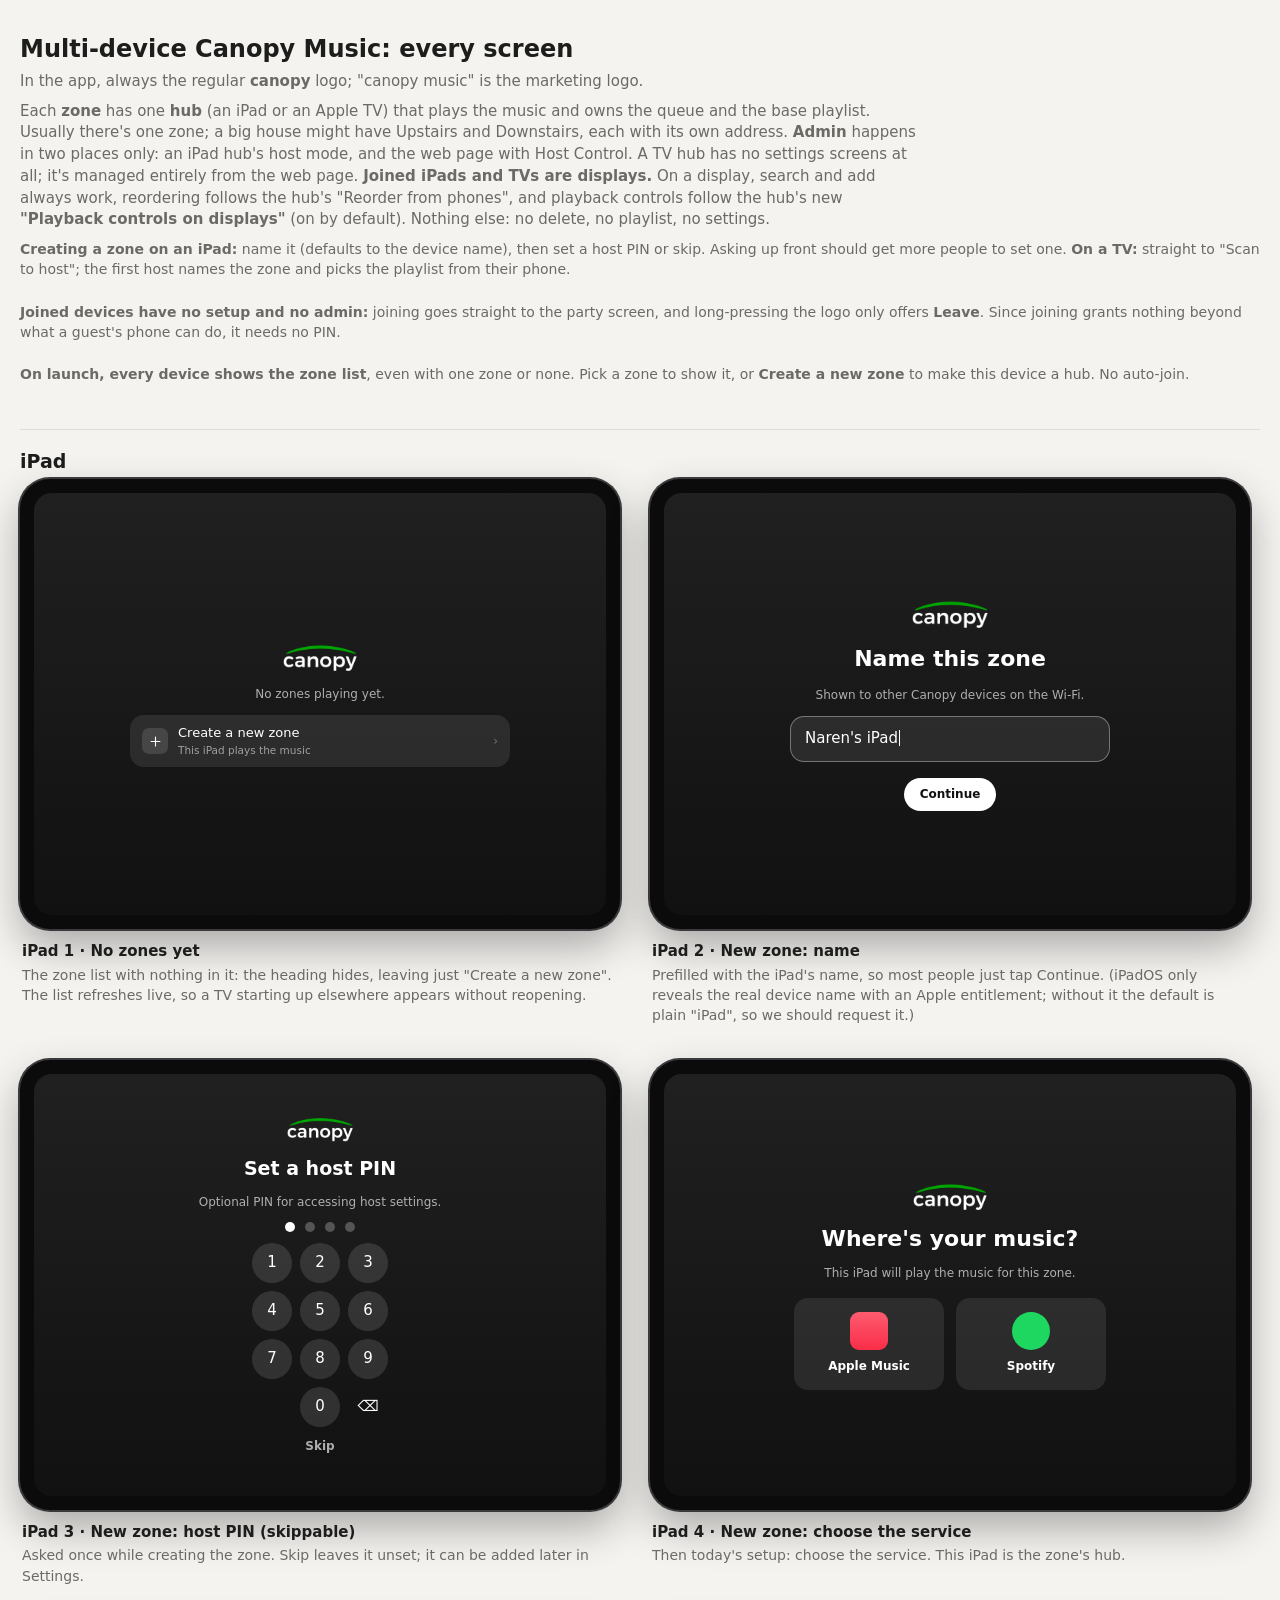
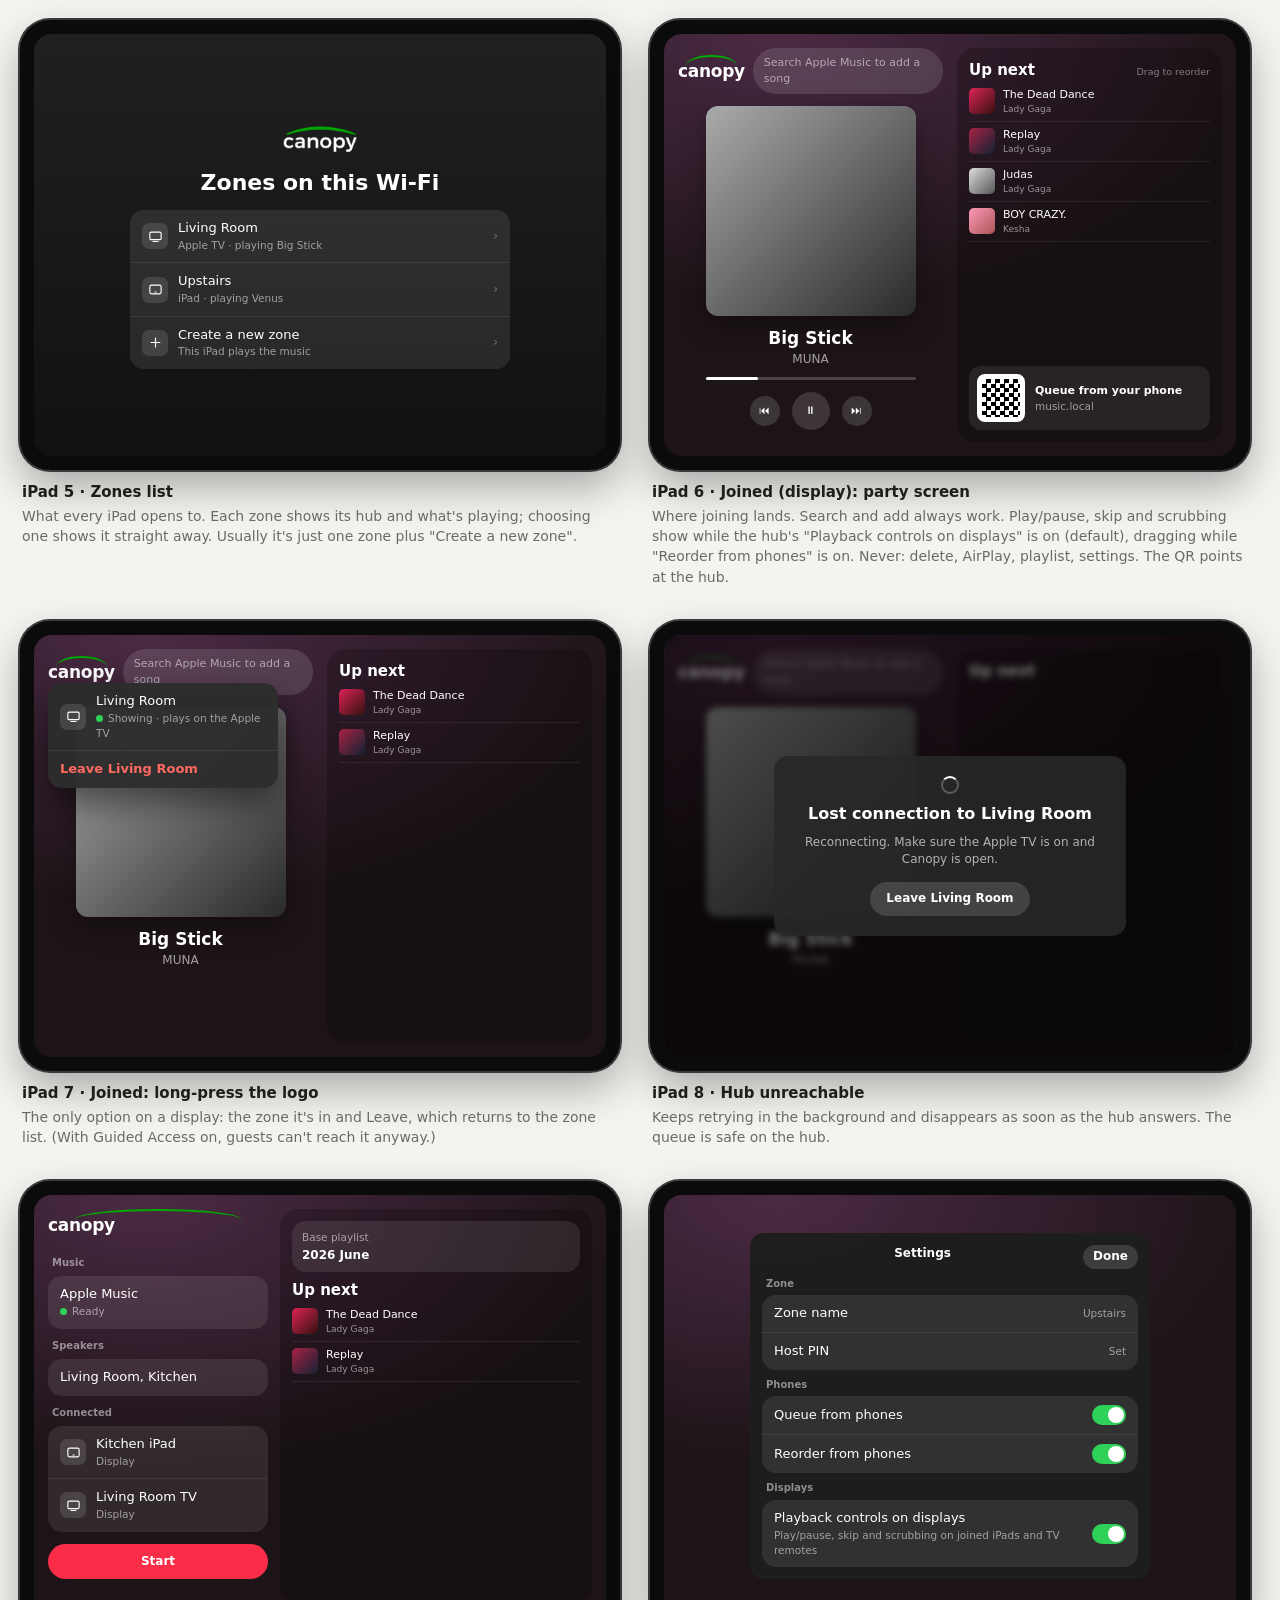
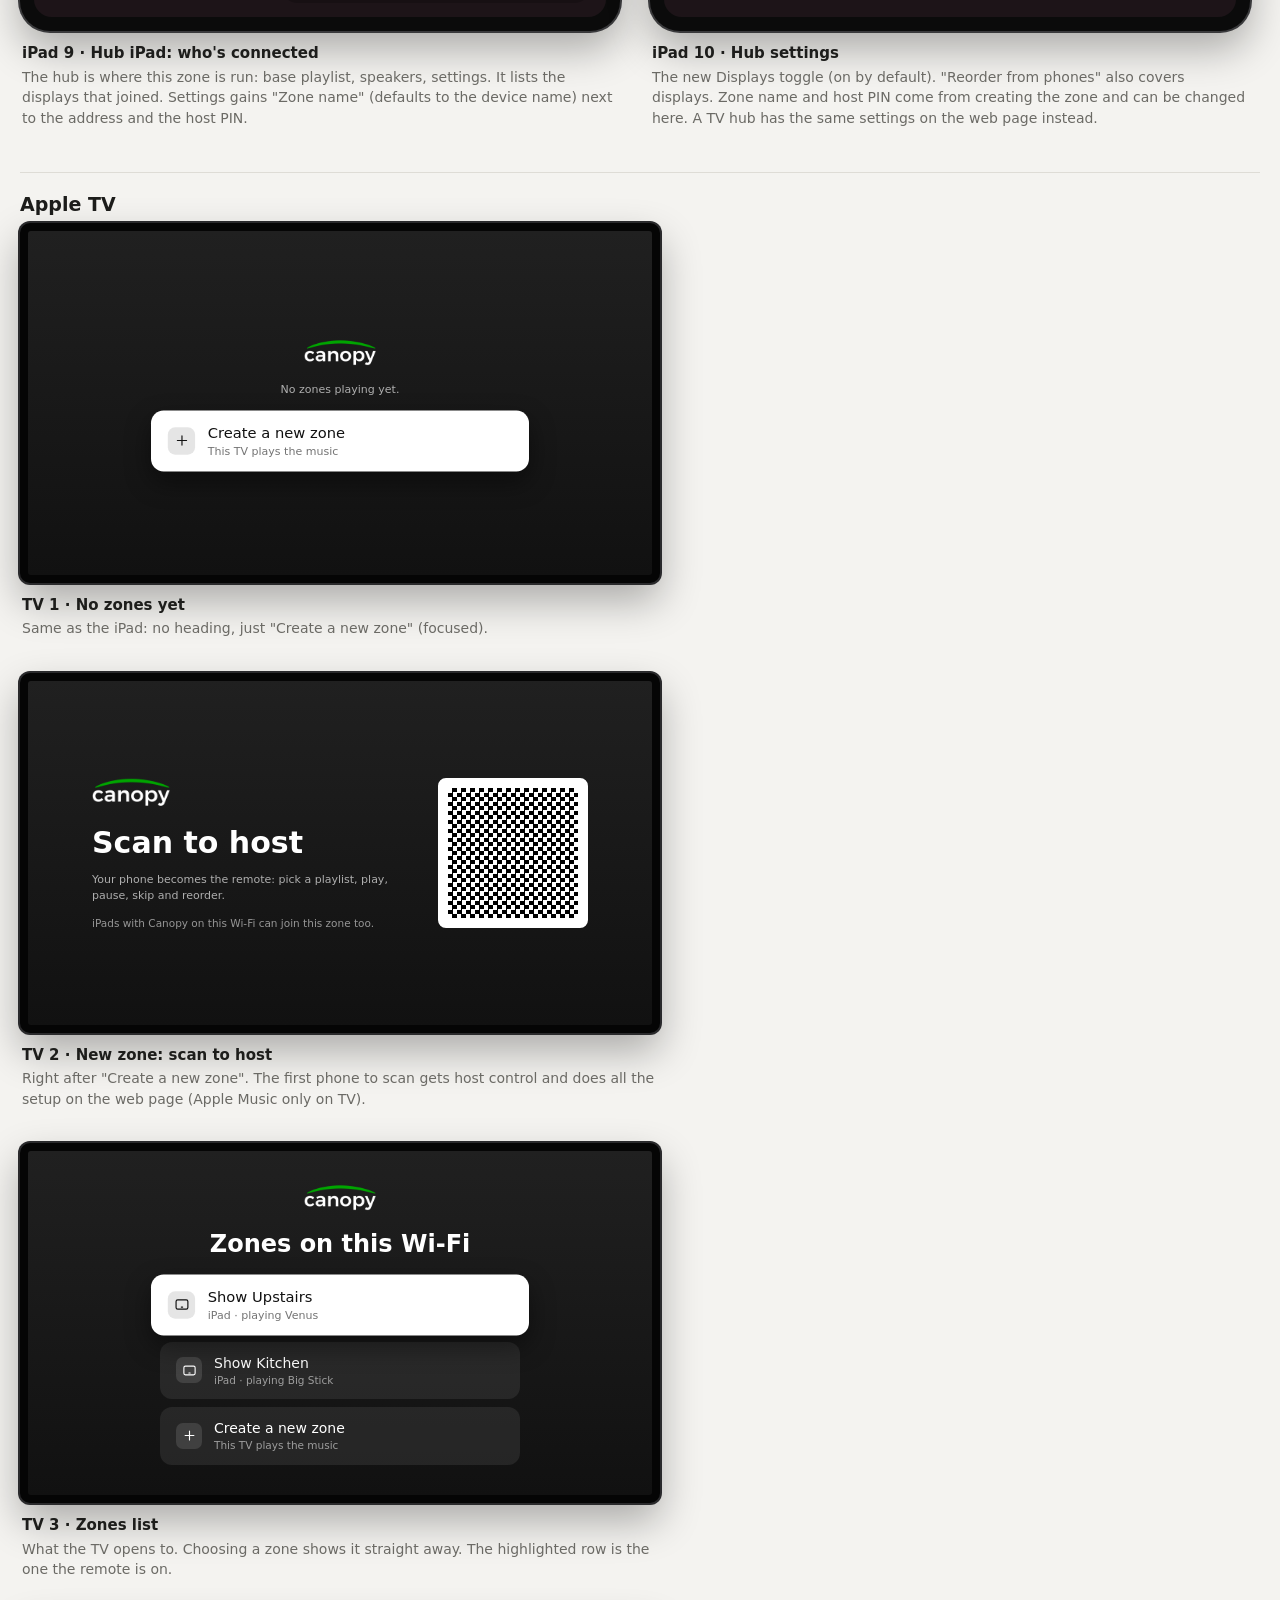
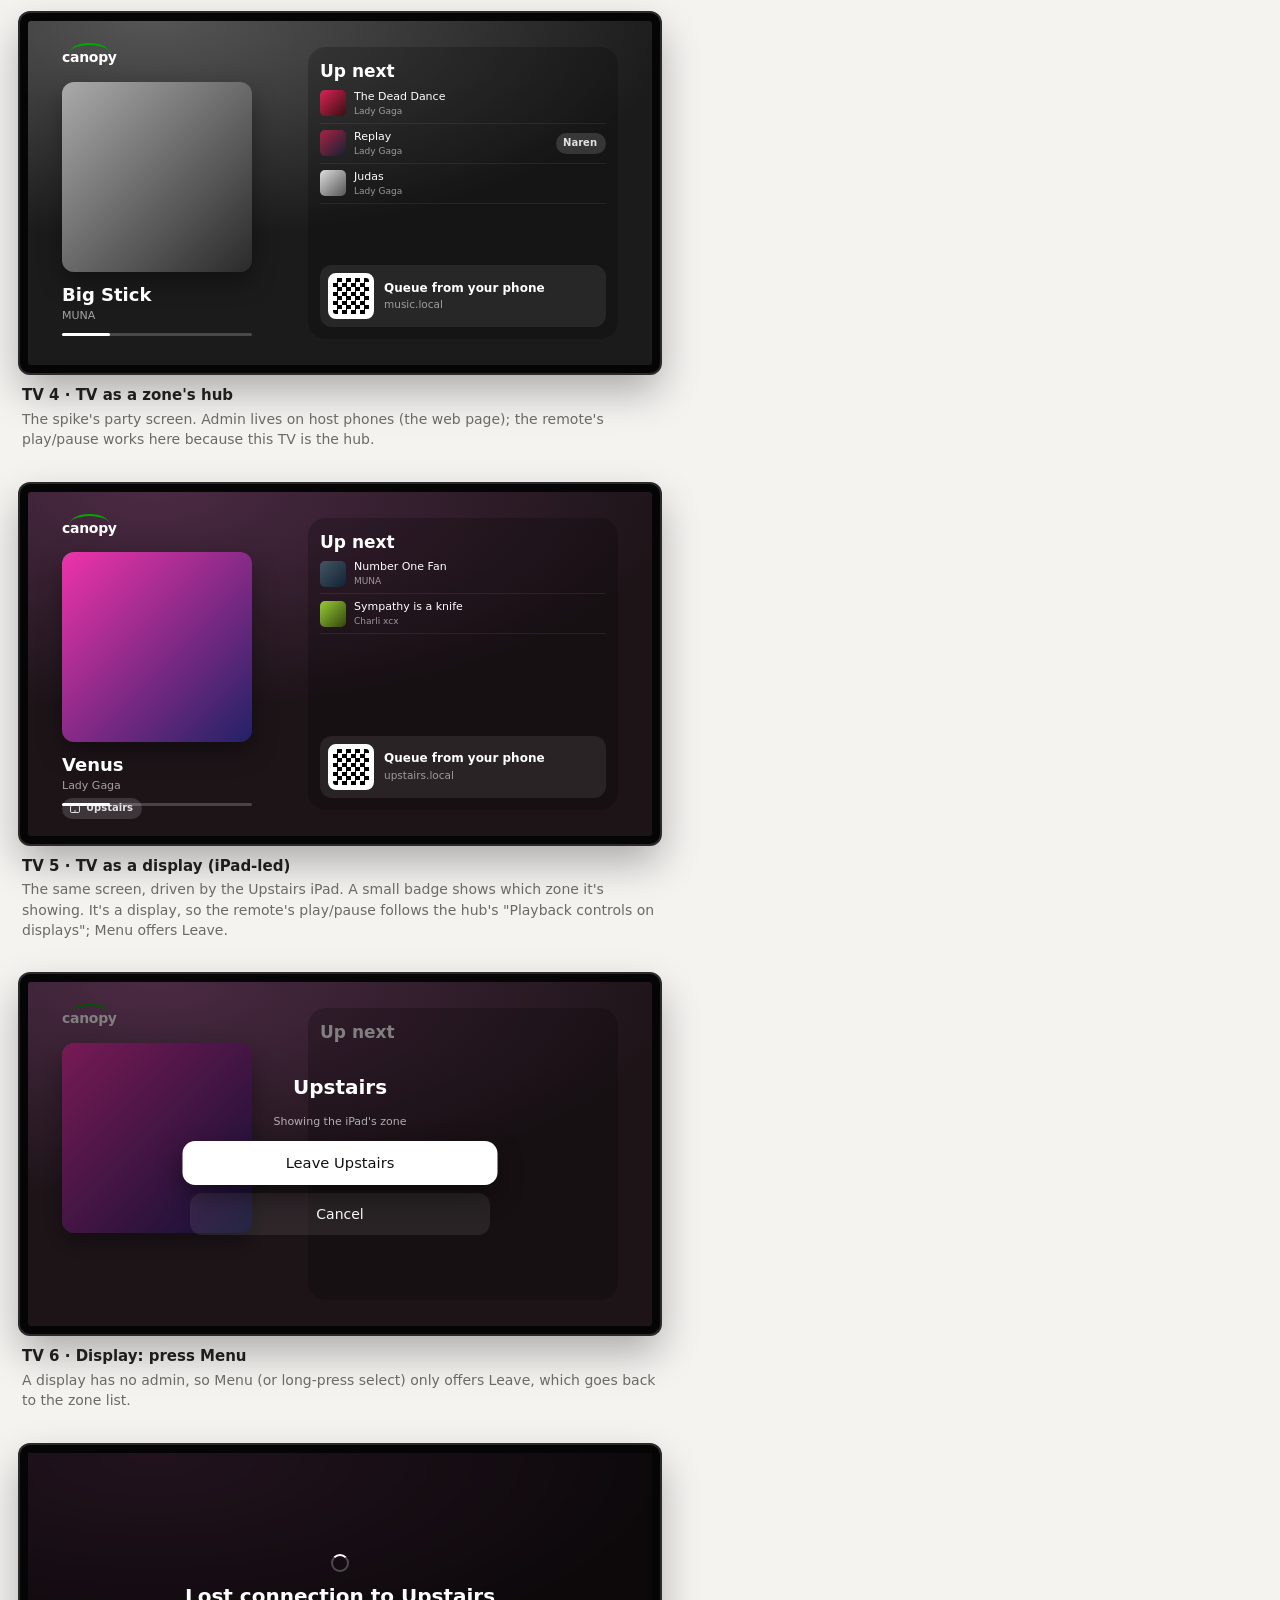
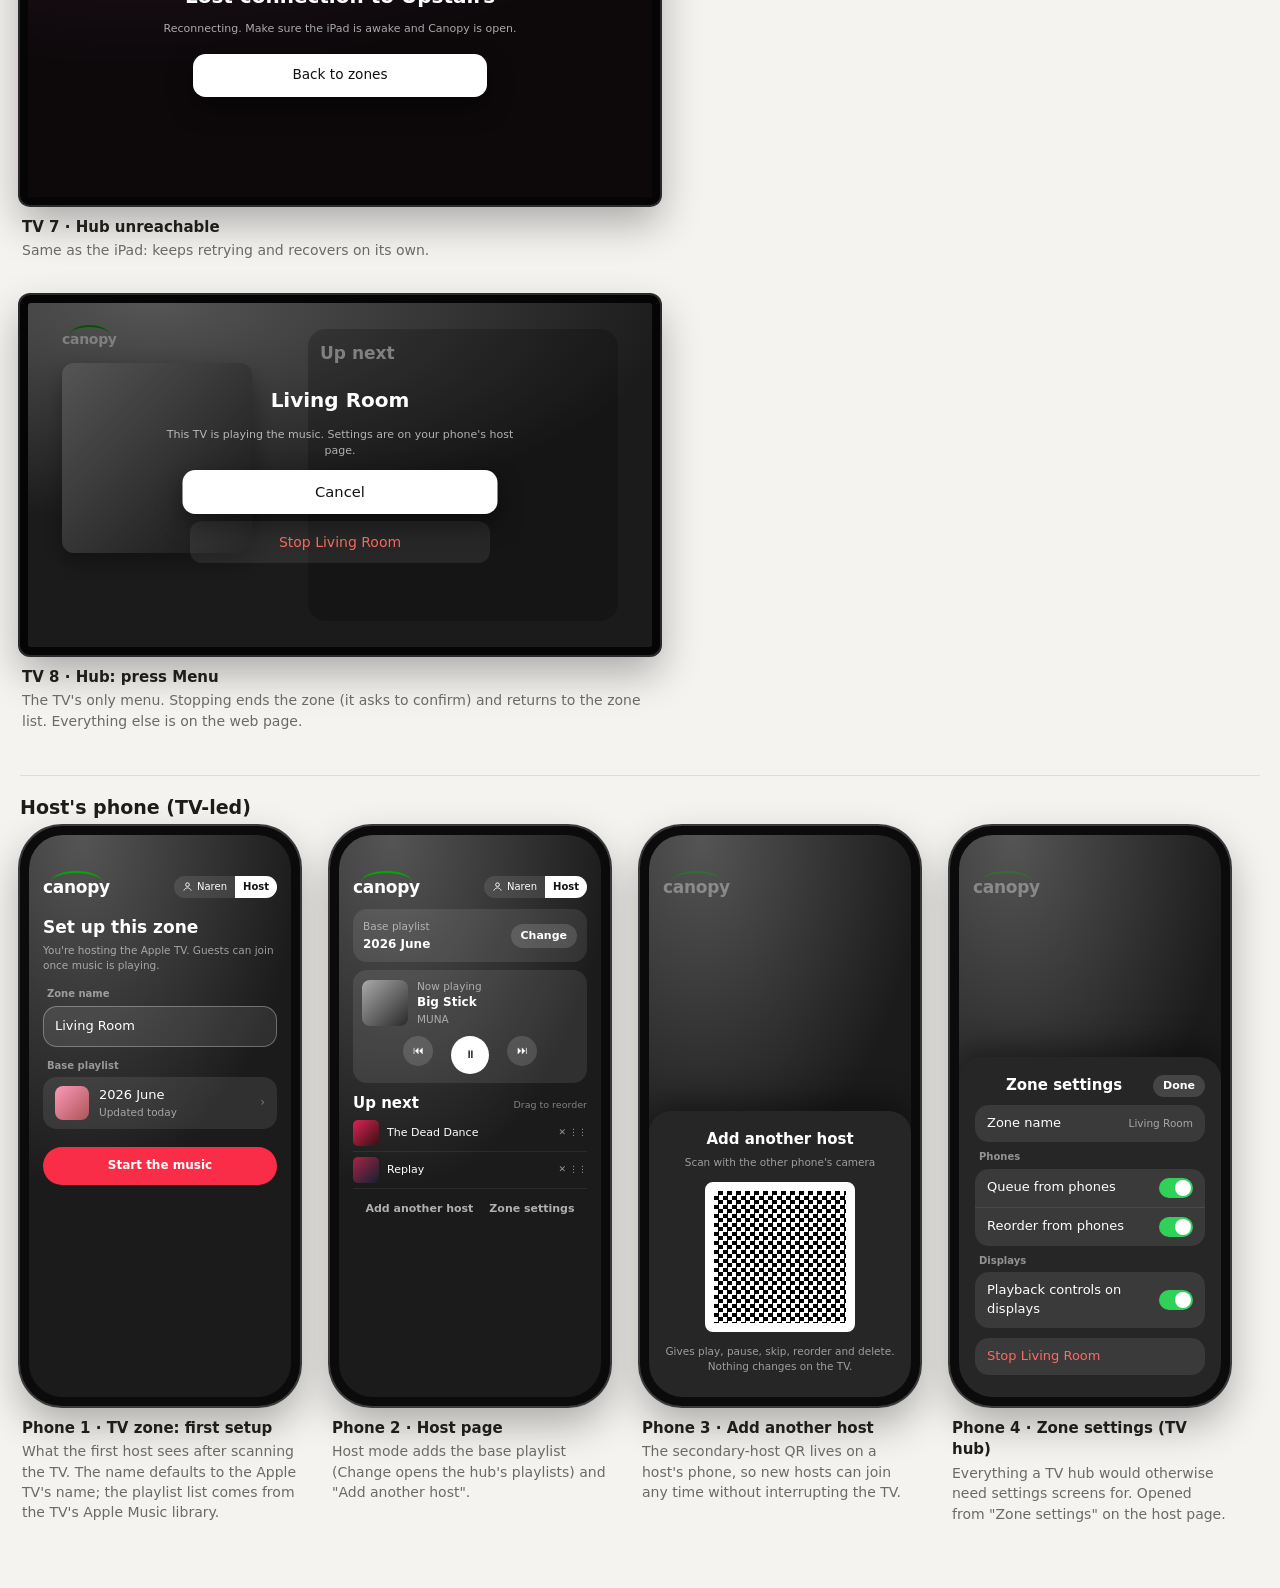
<file: docs/multi-device-mockups.html>
<!doctype html>
<html lang="en">
<head>
<meta charset="utf-8">
<meta name="viewport" content="width=device-width, initial-scale=1">
<title>Multi-Device Screens</title>
<style>
  :root { --page: #f4f3f0; --ink: #1d1d1b; --muted: #6b6a65; --rule: #dedcd6; }
  @media (prefers-color-scheme: dark) { :root { --page: #101010; --ink: #f2f2f2; --muted: #9a9a96; --rule: #2a2a2a; } }
  * { box-sizing: border-box; }
  body { margin: 0; padding: 32px 20px 64px; background: var(--page); color: var(--ink);
         font: 15px/1.45 -apple-system, BlinkMacSystemFont, "SF Pro Text", system-ui, sans-serif; }
  h1 { font-size: 24px; margin: 0 0 6px; }
  h2 { font-size: 19px; margin: 44px 0 4px; padding-top: 18px; border-top: 1px solid var(--rule); }
  .sub { color: var(--muted); max-width: 900px; margin: 0 0 8px; }
  .flow { color: var(--muted); font-size: 14px; margin: 0 0 22px; }
  .grid { display: flex; flex-wrap: wrap; gap: 34px 30px; }
  .cap { width: 600px; max-width: 100%; }
  .cap.tv { width: 640px; } .cap.ph { width: 280px; }
  .label { font-weight: 650; margin: 12px 2px 0; }
  .note { color: var(--muted); margin: 2px 2px 0; font-size: 14px; }

  /* Devices */
  .ipad { width: 600px; height: 450px; border-radius: 30px; padding: 14px; background: #0b0b0b; box-shadow: 0 0 0 2px #3a3a3c, 0 18px 40px rgba(0,0,0,.3); }
  .tvset { width: 640px; height: 360px; border-radius: 10px; padding: 8px; background: #050505; box-shadow: 0 0 0 2px #2a2a2c, 0 18px 40px rgba(0,0,0,.3); }
  .phone { width: 280px; height: 580px; border-radius: 42px; padding: 9px; background: #0b0b0b; box-shadow: 0 0 0 2px #3a3a3c, 0 18px 40px rgba(0,0,0,.3); }
  .scr { position: relative; width: 100%; height: 100%; overflow: hidden; color: #fff; border-radius: 18px;
         background: radial-gradient(120% 90% at 20% 0%, #4b2a44 0, #1d1418 70%); font-size: 12px; }
  .tvset .scr { border-radius: 3px; font-size: 11px; }
  .phone .scr { border-radius: 34px; }
  .gray { background: radial-gradient(120% 90% at 20% 0%, #555 0, #1b1b1b 70%); }
  .blue { background: radial-gradient(120% 90% at 20% 0%, #33407a 0, #12142a 70%); }
  .plain { background: linear-gradient(#202020, #111); }

  /* Common bits */
  .wordmark { display: block; width: auto; }
  .logo { font-weight: 750; letter-spacing: -.3px; position: relative; display: inline-block; font-size: 17px; }
  .logo::before { content: ""; position: absolute; left: 12%; right: 12%; top: -4px; height: 9px; border-radius: 50% / 100% 100% 0 0; border-top: 2.5px solid #0a0; }
  .center { position: absolute; inset: 0; display: flex; flex-direction: column; align-items: center; justify-content: center; text-align: center; gap: 10px; padding: 30px; }
  .h { font-size: 22px; font-weight: 750; } .tvset .h { font-size: 24px; }
  .s { color: rgba(255,255,255,.65); max-width: 380px; }
  .card { background: rgba(255,255,255,.09); border-radius: 14px; }
  .btn { display: inline-flex; align-items: center; justify-content: center; gap: 6px; padding: 8px 16px; border-radius: 999px; font-weight: 650; background: rgba(255,255,255,.14); }
  .btn.pri { background: #fa2d48; } .btn.white { background: #fff; color: #111; }
  .link { color: rgba(255,255,255,.65); font-weight: 600; }
  .row { display: flex; align-items: center; gap: 10px; padding: 9px 12px; }
  .row + .row { border-top: 1px solid rgba(255,255,255,.08); }
  .grow { flex: 1; min-width: 0; } .t { font-size: 13px; } .st { font-size: 10.5px; color: rgba(255,255,255,.55); }
  .ic { width: 26px; height: 26px; border-radius: 7px; display: grid; place-items: center; background: rgba(255,255,255,.12); flex: none; }
  .ic svg { width: 15px; height: 15px; fill: none; stroke: #fff; stroke-width: 1.8; stroke-linecap: round; stroke-linejoin: round; }
  .chev { color: rgba(255,255,255,.35); }
  .dot { width: 7px; height: 7px; border-radius: 50%; display: inline-block; margin-right: 5px; } .ok { background: #30d158; } .warn { background: #ff9f0a; }
  .spin { width: 18px; height: 18px; border-radius: 50%; border: 2.5px solid rgba(255,255,255,.25); border-top-color: #fff; animation: spin 1s linear infinite; }
  @keyframes spin { to { transform: rotate(360deg); } } @media (prefers-reduced-motion: reduce) { .spin { animation: none; } }
  .art { border-radius: 8px; flex: none; }
  .qr { background: conic-gradient(#000 25%, #fff 0 50%, #000 0 75%, #fff 0) 0 0 / 9px 9px, #fff; border: 5px solid #fff; border-radius: 8px; flex: none; }
  .lock { opacity: .55; }
  .sect { color: rgba(255,255,255,.5); font-size: 10px; font-weight: 650; margin: 8px 4px 4px; text-transform: none; }

  /* iPad party screen */
  .party { position: absolute; inset: 0; display: grid; grid-template-columns: 1fr 1fr; gap: 14px; padding: 14px; }
  .left { display: flex; flex-direction: column; align-items: center; }
  .topbar { display: flex; align-items: center; gap: 8px; width: 100%; margin-bottom: 12px; }
  .search { flex: 1; background: rgba(255,255,255,.12); border-radius: 999px; padding: 7px 11px; color: rgba(255,255,255,.55); font-size: 11px; }
  .bigart { width: 210px; height: 210px; border-radius: 12px; box-shadow: 0 10px 24px rgba(0,0,0,.35); }
  .ttl { font-size: 17px; font-weight: 750; margin-top: 10px; } .art2 { color: rgba(255,255,255,.6); }
  .bar { width: 210px; height: 3px; background: rgba(255,255,255,.2); border-radius: 2px; margin-top: 9px; } .bar i { display: block; height: 3px; width: 25%; background: #fff; border-radius: 2px; }
  .transport { display: flex; gap: 12px; margin-top: 12px; align-items: center; }
  .tb { width: 30px; height: 30px; border-radius: 50%; background: rgba(255,255,255,.14); display: grid; place-items: center; font-size: 11px; }
  .tb.big { width: 38px; height: 38px; }
  .right { background: rgba(0,0,0,.22); border-radius: 18px; padding: 12px; display: flex; flex-direction: column; }
  .uh { display: flex; justify-content: space-between; align-items: baseline; } .uh b { font-size: 15px; } .uh span { font-size: 9.5px; color: rgba(255,255,255,.45); }
  .q { display: flex; align-items: center; gap: 8px; padding: 5px 0; border-bottom: 1px solid rgba(255,255,255,.07); }
  .q .art { width: 26px; height: 26px; border-radius: 5px; } .q .t { font-size: 11px; } .q .st { font-size: 9px; }
  .joincard { margin-top: auto; display: flex; gap: 10px; align-items: center; background: rgba(255,255,255,.08); border-radius: 12px; padding: 8px; }
  .chip { display: inline-flex; align-items: center; gap: 5px; font-size: 10px; padding: 3px 9px 3px 7px; border-radius: 999px; background: rgba(255,255,255,.14); color: rgba(255,255,255,.85); font-weight: 600; }
  .chip svg { width: 12px; height: 12px; fill: none; stroke: currentColor; stroke-width: 2; stroke-linecap: round; }
  .veil { position: absolute; inset: 0; background: rgba(0,0,0,.55); backdrop-filter: blur(3px); }

  /* host setup screen */
  .setup { position: absolute; inset: 0; display: grid; grid-template-columns: 220px 1fr; gap: 12px; padding: 14px; }
  .col { display: flex; flex-direction: column; gap: 2px; }
  .startbtn { margin-top: 10px; text-align: center; padding: 9px; border-radius: 999px; background: #fa2d48; font-weight: 700; }

  /* keypad */
  .pad { display: grid; grid-template-columns: repeat(3, 40px); gap: 8px; }
  .pad span { width: 40px; height: 40px; border-radius: 50%; background: rgba(255,255,255,.12); display: grid; place-items: center; font-size: 15px; }
  .pins { display: flex; gap: 10px; } .pins i { width: 10px; height: 10px; border-radius: 50%; background: rgba(255,255,255,.25); } .pins i.f { background: #fff; }

  /* tvOS */
  .tvlist { display: flex; flex-direction: column; gap: 8px; width: 360px; text-align: left; }
  .tvitem { display: flex; align-items: center; gap: 12px; padding: 11px 16px; border-radius: 12px; background: rgba(255,255,255,.08); font-size: 14px; }
  .tvitem.focus { background: #fff; color: #111; transform: scale(1.05); box-shadow: 0 10px 24px rgba(0,0,0,.45); }
  .tvitem.focus .st { color: rgba(0,0,0,.55); } .tvitem.focus .ic { background: rgba(0,0,0,.1); } .tvitem.focus .ic svg { stroke: #111; }
  .tgl { width: 34px; height: 20px; border-radius: 999px; background: #30d158; position: relative; flex: none; } .tgl::after { content: ""; position: absolute; right: 2px; top: 2px; width: 16px; height: 16px; border-radius: 50%; background: #fff; }
  .tvparty { position: absolute; inset: 0; display: grid; grid-template-columns: 220px 1fr; gap: 26px; padding: 26px 34px; }
  .tvparty .bigart { width: 190px; height: 190px; } .tvparty .bar { width: 190px; }
  .tvcorner { position: absolute; left: 34px; bottom: 16px; }

  /* phone */
  .pg { padding: 40px 14px 14px; }
  .chips { display: inline-flex; border-radius: 999px; background: rgba(255,255,255,.1); overflow: hidden; font-size: 10px; }
  .chips span { padding: 4px 8px; display: inline-flex; gap: 4px; align-items: center; } .chips .on { background: #fff; color: #111; font-weight: 650; }
  .sheet { position: absolute; left: 0; right: 0; bottom: 0; background: #262626; border-radius: 22px 22px 34px 34px; padding: 18px 16px 22px; box-shadow: 0 -10px 30px rgba(0,0,0,.4); }
</style>
</head>
<body>
<svg width="0" height="0" style="position:absolute">
  <defs>
    <symbol id="tv" viewBox="0 0 24 24"><rect x="3" y="5" width="18" height="12" rx="2"/><path d="M8 20h8"/></symbol>
    <symbol id="ipad" viewBox="0 0 24 24"><rect x="3" y="5" width="18" height="14" rx="2.5"/><path d="M11 16h2"/></symbol>
    <symbol id="lock" viewBox="0 0 24 24"><rect x="5" y="11" width="14" height="9" rx="2"/><path d="M8 11V8a4 4 0 0 1 8 0v3"/></symbol>
    <symbol id="plus" viewBox="0 0 24 24"><path d="M12 5v14M5 12h14"/></symbol>
    <symbol id="person" viewBox="0 0 24 24"><circle cx="12" cy="8" r="4"/><path d="M4 21c1.5-4 4.5-6 8-6s6.5 2 8 6"/></symbol>
    <symbol id="wifi" viewBox="0 0 24 24"><path d="M2 9a15 15 0 0 1 20 0M5 12.5a10 10 0 0 1 14 0M8.5 16a5 5 0 0 1 7 0"/><circle cx="12" cy="19.5" r=".8"/></symbol>
  </defs>
</svg>

<h1>Multi-device Canopy Music: every screen</h1>
<p class="sub" style="margin-top:-2px">In the app, always the regular <b>canopy</b> logo; "canopy music" is the marketing logo.</p>
<p class="sub">Each <b>zone</b> has one <b>hub</b> (an iPad or an Apple TV) that plays the music and owns the queue and the base playlist. Usually there's one zone; a big house might have Upstairs and Downstairs, each with its own address. <b>Admin</b> happens in two places only: an iPad hub's host mode, and the web page with Host Control. A TV hub has no settings screens at all; it's managed entirely from the web page. <b>Joined iPads and TVs are displays.</b> On a display, search and add always work, reordering follows the hub's "Reorder from phones", and playback controls follow the hub's new <b>"Playback controls on displays"</b> (on by default). Nothing else: no delete, no playlist, no settings.</p>
<p class="flow"><b>Creating a zone on an iPad:</b> name it (defaults to the device name), then set a host PIN or skip. Asking up front should get more people to set one. <b>On a TV:</b> straight to "Scan to host"; the first host names the zone and picks the playlist from their phone.</p>
<p class="flow"><b>Joined devices have no setup and no admin:</b> joining goes straight to the party screen, and long-pressing the logo only offers <b>Leave</b>. Since joining grants nothing beyond what a guest's phone can do, it needs no PIN.</p>
<p class="flow"><b>On launch, every device shows the zone list</b>, even with one zone or none. Pick a zone to show it, or <b>Create a new zone</b> to make this device a hub. No auto-join.</p>

<h2>iPad</h2>
<div class="grid">

  <div class="cap"><div class="ipad"><div class="scr plain"><div class="center" style="gap:12px">
    <img class="wordmark" alt="Canopy" style="height:33px" src="[data-uri]">
    <div class="s">No zones playing yet.</div>
    <div class="card" style="width:380px;text-align:left">
      <div class="row"><span class="ic"><svg><use href="#plus"/></svg></span><div class="grow"><div class="t">Create a new zone</div><div class="st">This iPad plays the music</div></div><span class="chev">›</span></div>
    </div>
  </div></div></div>
  <p class="label">iPad 1 · No zones yet</p>
  <p class="note">The zone list with nothing in it: the heading hides, leaving just "Create a new zone". The list refreshes live, so a TV starting up elsewhere appears without reopening.</p></div>

  <div class="cap"><div class="ipad"><div class="scr plain"><div class="center" style="gap:12px"><img class="wordmark" alt="Canopy" style="height:34px" src="[data-uri]"><div class="h">Name this zone</div><div class="s">Shown to other Canopy devices on the Wi‑Fi.</div>
  <div class="card" style="width:320px;padding:11px 14px;text-align:left;font-size:15px;border:1.5px solid rgba(255,255,255,.35)">Naren's iPad<span style="display:inline-block;width:1.5px;height:16px;background:#fff;vertical-align:-3px;margin-left:1px"></span></div>
  <div class="btn white" style="margin-top:4px">Continue</div></div></div></div>
  <p class="label">iPad 2 · New zone: name</p>
  <p class="note">Prefilled with the iPad's name, so most people just tap Continue. (iPadOS only reveals the real device name with an Apple entitlement; without it the default is plain "iPad", so we should request it.)</p></div>

  <div class="cap"><div class="ipad"><div class="scr plain"><div class="center" style="gap:11px"><img class="wordmark" alt="Canopy" style="height:30px" src="[data-uri]"><div class="h" style="font-size:19px">Set a host PIN</div><div class="s" style="max-width:340px">Optional PIN for accessing host settings.</div>
  <div class="pins"><i class="f"></i><i></i><i></i><i></i></div><div class="pad"><span>1</span><span>2</span><span>3</span><span>4</span><span>5</span><span>6</span><span>7</span><span>8</span><span>9</span><span style="background:none"></span><span>0</span><span style="background:none">⌫</span></div><div class="link">Skip</div></div></div></div>
  <p class="label">iPad 3 · New zone: host PIN (skippable)</p>
  <p class="note">Asked once while creating the zone. Skip leaves it unset; it can be added later in Settings.</p></div>

  <div class="cap"><div class="ipad"><div class="scr plain"><div class="center">
    <img class="wordmark" alt="Canopy" style="height:33px" src="[data-uri]">
    <div class="h">Where's your music?</div>
    <div class="s">This iPad will play the music for this zone.</div>
    <div style="display:flex;gap:12px;margin-top:6px">
      <div class="card" style="width:150px;padding:14px"><div style="width:38px;height:38px;border-radius:9px;background:linear-gradient(#fd5c6f,#fa2d48);margin:0 auto 8px"></div><b>Apple Music</b></div>
      <div class="card" style="width:150px;padding:14px"><div style="width:38px;height:38px;border-radius:50%;background:#1ed760;margin:0 auto 8px"></div><b>Spotify</b></div>
    </div>
  </div></div></div>
  <p class="label">iPad 4 · New zone: choose the service</p>
  <p class="note">Then today's setup: choose the service. This iPad is the zone's hub.</p></div>

  <div class="cap"><div class="ipad"><div class="scr plain"><div class="center" style="gap:12px">
    <img class="wordmark" alt="Canopy" style="height:33px" src="[data-uri]">
    <div class="h">Zones on this Wi‑Fi</div>
    <div class="card" style="width:380px;text-align:left">
      <div class="row"><span class="ic"><svg><use href="#tv"/></svg></span><div class="grow"><div class="t">Living Room</div><div class="st">Apple TV · playing Big Stick</div></div><span class="chev">›</span></div>
      <div class="row"><span class="ic"><svg><use href="#ipad"/></svg></span><div class="grow"><div class="t">Upstairs</div><div class="st">iPad · playing Venus</div></div><span class="chev">›</span></div>
      <div class="row"><span class="ic"><svg><use href="#plus"/></svg></span><div class="grow"><div class="t">Create a new zone</div><div class="st">This iPad plays the music</div></div><span class="chev">›</span></div>
    </div>
  </div></div></div>
  <p class="label">iPad 5 · Zones list</p>
  <p class="note">What every iPad opens to. Each zone shows its hub and what's playing; choosing one shows it straight away. Usually it's just one zone plus "Create a new zone".</p></div>

  <div class="cap"><div class="ipad"><div class="scr"><div class="party">
    <div class="left">
      <div class="topbar"><span class="logo">canopy</span><span class="search">Search Apple Music to add a song</span></div>
      <div class="bigart art" style="background:linear-gradient(135deg,#aaa,#2a2a2a)"></div>
      <div class="ttl">Big Stick</div><div class="art2">MUNA</div>
      <div class="bar"><i></i></div>
      <div class="transport"><span class="tb" style="opacity:0"></span><span class="tb">⏮</span><span class="tb big">⏸</span><span class="tb">⏭</span><span class="tb" style="opacity:0"></span></div>
    </div>
    <div class="right">
      <div class="uh"><b>Up next</b><span>Drag to reorder</span></div>
      <div class="q"><div class="art" style="background:linear-gradient(135deg,#d25,#311)"></div><div class="grow"><div class="t">The Dead Dance</div><div class="st">Lady Gaga</div></div></div>
      <div class="q"><div class="art" style="background:linear-gradient(135deg,#a24,#123)"></div><div class="grow"><div class="t">Replay</div><div class="st">Lady Gaga</div></div></div>
      <div class="q"><div class="art" style="background:linear-gradient(135deg,#ddd,#555)"></div><div class="grow"><div class="t">Judas</div><div class="st">Lady Gaga</div></div></div>
      <div class="q"><div class="art" style="background:linear-gradient(135deg,#f9b,#a55)"></div><div class="grow"><div class="t">BOY CRAZY.</div><div class="st">Kesha</div></div></div>
      <div class="joincard"><div class="qr" style="width:48px;height:48px"></div><div><b style="font-size:11px">Queue from your phone</b><div class="st">music.local</div></div></div>
    </div>
  </div></div></div>
  <p class="label">iPad 6 · Joined (display): party screen</p>
  <p class="note">Where joining lands. Search and add always work. Play/pause, skip and scrubbing show while the hub's "Playback controls on displays" is on (default), dragging while "Reorder from phones" is on. Never: delete, AirPlay, playlist, settings. The QR points at the hub.</p></div>

  <div class="cap"><div class="ipad"><div class="scr"><div class="party">
    <div class="left">
      <div class="topbar"><span class="logo">canopy</span><span class="search">Search Apple Music to add a song</span></div>
      <div class="bigart art" style="background:linear-gradient(135deg,#aaa,#2a2a2a)"></div>
      <div class="ttl">Big Stick</div><div class="art2">MUNA</div>
    </div>
    <div class="right"><div class="uh"><b>Up next</b><span></span></div>
      <div class="q"><div class="art" style="background:linear-gradient(135deg,#d25,#311)"></div><div class="grow"><div class="t">The Dead Dance</div><div class="st">Lady Gaga</div></div></div>
      <div class="q"><div class="art" style="background:linear-gradient(135deg,#a24,#123)"></div><div class="grow"><div class="t">Replay</div><div class="st">Lady Gaga</div></div></div>
    </div>
  </div>
  <div class="card" style="position:absolute;left:14px;top:48px;width:230px;background:rgba(45,45,45,.97);box-shadow:0 14px 34px rgba(0,0,0,.5)">
    <div class="row"><span class="ic"><svg><use href="#tv"/></svg></span><div class="grow"><div class="t">Living Room</div><div class="st"><span class="dot ok"></span>Showing · plays on the Apple TV</div></div></div>
    <div class="row"><div class="grow t" style="color:#ff6961;font-weight:600">Leave Living Room</div></div>
  </div></div></div>
  <p class="label">iPad 7 · Joined: long-press the logo</p>
  <p class="note">The only option on a display: the zone it's in and Leave, which returns to the zone list. (With Guided Access on, guests can't reach it anyway.)</p></div>

  <div class="cap"><div class="ipad"><div class="scr"><div class="party" style="filter:saturate(.6)">
    <div class="left"><div class="topbar"><span class="logo">canopy</span><span class="search">Search Apple Music to add a song</span></div><div class="bigart art" style="background:linear-gradient(135deg,#aaa,#2a2a2a)"></div><div class="ttl">Big Stick</div><div class="art2">MUNA</div></div>
    <div class="right"><div class="uh"><b>Up next</b></div></div>
  </div><div class="veil"></div><div class="center">
    <div class="card" style="padding:20px 26px;display:flex;flex-direction:column;align-items:center;gap:8px;background:rgba(40,40,40,.9)">
      <div class="spin"></div>
      <b style="font-size:16px">Lost connection to Living Room</b>
      <div class="s" style="max-width:300px">Reconnecting. Make sure the Apple TV is on and Canopy is open.</div>
      <div class="btn" style="margin-top:6px">Leave Living Room</div>
    </div>
  </div></div></div>
  <p class="label">iPad 8 · Hub unreachable</p>
  <p class="note">Keeps retrying in the background and disappears as soon as the hub answers. The queue is safe on the hub.</p></div>

  <div class="cap"><div class="ipad"><div class="scr"><div class="setup">
    <div class="col">
      <span class="logo" style="margin:4px 0 8px">canopy</span>
      <div class="sect">Music</div>
      <div class="card"><div class="row"><div class="grow"><div class="t">Apple Music</div><div class="st"><span class="dot ok"></span>Ready</div></div></div></div>
      <div class="sect">Speakers</div>
      <div class="card"><div class="row"><div class="grow"><div class="t">Living Room, Kitchen</div></div></div></div>
      <div class="sect">Connected</div>
      <div class="card">
        <div class="row"><span class="ic"><svg><use href="#ipad"/></svg></span><div class="grow"><div class="t">Kitchen iPad</div><div class="st">Display</div></div></div>
        <div class="row"><span class="ic"><svg><use href="#tv"/></svg></span><div class="grow"><div class="t">Living Room TV</div><div class="st">Display</div></div></div>
      </div>
      <div class="startbtn">Start</div>
    </div>
    <div class="right">
      <div class="card" style="padding:8px 10px;margin-bottom:8px"><span class="st">Base playlist</span><br><b>2026 June</b></div>
      <div class="uh"><b>Up next</b></div>
      <div class="q"><div class="art" style="background:linear-gradient(135deg,#d25,#311)"></div><div class="grow"><div class="t">The Dead Dance</div><div class="st">Lady Gaga</div></div></div>
      <div class="q"><div class="art" style="background:linear-gradient(135deg,#a24,#123)"></div><div class="grow"><div class="t">Replay</div><div class="st">Lady Gaga</div></div></div>
    </div>
  </div></div></div>
  <p class="label">iPad 9 · Hub iPad: who's connected</p>
  <p class="note">The hub is where this zone is run: base playlist, speakers, settings. It lists the displays that joined. Settings gains "Zone name" (defaults to the device name) next to the address and the host PIN.</p></div>

  <div class="cap"><div class="ipad"><div class="scr "><div class="setup" style="grid-template-columns:1fr;place-items:center"><div class="card" style="width:400px;padding:12px;background:rgba(30,30,30,.96)">
  <div style="display:flex;justify-content:space-between;margin-bottom:8px"><span></span><b>Settings</b><span class="btn" style="padding:3px 10px">Done</span></div>
  <div class="sect">Zone</div><div class="card"><div class="row"><div class="grow t">Zone name</div><span class="st">Upstairs</span></div><div class="row"><div class="grow t">Host PIN</div><span class="st">Set</span></div></div>
  <div class="sect">Phones</div><div class="card"><div class="row"><div class="grow t">Queue from phones</div><span class="tgl"></span></div><div class="row"><div class="grow t">Reorder from phones</div><span class="tgl"></span></div></div>
  <div class="sect">Displays</div><div class="card"><div class="row"><div class="grow"><div class="t">Playback controls on displays</div><div class="st">Play/pause, skip and scrubbing on joined iPads and TV remotes</div></div><span class="tgl"></span></div></div>
</div></div></div></div>
  <p class="label">iPad 10 · Hub settings</p>
  <p class="note">The new Displays toggle (on by default). "Reorder from phones" also covers displays. Zone name and host PIN come from creating the zone and can be changed here. A TV hub has the same settings on the web page instead.</p></div>

</div>

<h2>Apple TV</h2>
<div class="grid">

  <div class="cap tv"><div class="tvset"><div class="scr plain"><div class="center" style="gap:14px">
    <img class="wordmark" alt="Canopy" style="height:32px" src="[data-uri]">
    <div class="s">No zones playing yet.</div>
    <div class="tvlist"><div class="tvitem focus"><span class="ic"><svg><use href="#plus"/></svg></span><div class="grow"><div>Create a new zone</div><div class="st">This TV plays the music</div></div></div></div>
  </div></div></div>
  <p class="label">TV 1 · No zones yet</p>
  <p class="note">Same as the iPad: no heading, just "Create a new zone" (focused).</p></div>

  <div class="cap tv"><div class="tvset"><div class="scr plain"><div class="center" style="flex-direction:row;gap:46px;text-align:left">
    <div style="max-width:300px"><img class="wordmark" alt="Canopy" style="height:35px" src="[data-uri]"><div class="h" style="font-size:30px;margin:12px 0 8px">Scan to host</div><div class="s">Your phone becomes the remote: pick a playlist, play, pause, skip and reorder.</div><div class="st" style="margin-top:12px">iPads with Canopy on this Wi‑Fi can join this zone too.</div></div>
    <div class="qr" style="width:150px;height:150px;border-width:10px"></div>
  </div></div></div>
  <p class="label">TV 2 · New zone: scan to host</p>
  <p class="note">Right after "Create a new zone". The first phone to scan gets host control and does all the setup on the web page (Apple Music only on TV).</p></div>

  <div class="cap tv"><div class="tvset"><div class="scr plain"><div class="center" style="gap:14px">
    <img class="wordmark" alt="Canopy" style="height:32px" src="[data-uri]">
    <div class="h">Zones on this Wi‑Fi</div>
    <div class="tvlist">
      <div class="tvitem focus"><span class="ic"><svg><use href="#ipad"/></svg></span><div class="grow"><div>Show Upstairs</div><div class="st">iPad · playing Venus</div></div></div>
      <div class="tvitem"><span class="ic"><svg><use href="#ipad"/></svg></span><div class="grow"><div>Show Kitchen</div><div class="st">iPad · playing Big Stick</div></div></div>
      <div class="tvitem"><span class="ic"><svg><use href="#plus"/></svg></span><div class="grow"><div>Create a new zone</div><div class="st">This TV plays the music</div></div></div>
    </div>
  </div></div></div>
  <p class="label">TV 3 · Zones list</p>
  <p class="note">What the TV opens to. Choosing a zone shows it straight away. The highlighted row is the one the remote is on.</p></div>

  <div class="cap tv"><div class="tvset"><div class="scr gray"><div class="tvparty">
    <div><span class="logo" style="font-size:14px">canopy</span><div class="bigart art" style="margin-top:14px;background:linear-gradient(135deg,#aaa,#2a2a2a)"></div><div class="ttl" style="font-size:18px">Big Stick</div><div class="art2">MUNA</div><div class="bar"><i></i></div></div>
    <div class="right">
      <div class="uh"><b style="font-size:17px">Up next</b></div>
      <div class="q"><div class="art" style="background:linear-gradient(135deg,#d25,#311)"></div><div class="grow"><div class="t">The Dead Dance</div><div class="st">Lady Gaga</div></div></div>
      <div class="q"><div class="art" style="background:linear-gradient(135deg,#a24,#123)"></div><div class="grow"><div class="t">Replay</div><div class="st">Lady Gaga</div></div><span class="chip">Naren</span></div>
      <div class="q"><div class="art" style="background:linear-gradient(135deg,#ddd,#555)"></div><div class="grow"><div class="t">Judas</div><div class="st">Lady Gaga</div></div></div>
      <div class="joincard"><div class="qr" style="width:46px;height:46px"></div><div><b style="font-size:12px">Queue from your phone</b><div class="st">music.local</div></div></div>
    </div>
  </div></div></div>
  <p class="label">TV 4 · TV as a zone's hub</p>
  <p class="note">The spike's party screen. Admin lives on host phones (the web page); the remote's play/pause works here because this TV is the hub.</p></div>

  <div class="cap tv"><div class="tvset"><div class="scr"><div class="tvparty">
    <div><span class="logo" style="font-size:14px">canopy</span><div class="bigart art" style="margin-top:14px;background:linear-gradient(135deg,#e3a,#226)"></div><div class="ttl" style="font-size:18px">Venus</div><div class="art2">Lady Gaga</div><div class="bar"><i></i></div></div>
    <div class="right">
      <div class="uh"><b style="font-size:17px">Up next</b></div>
      <div class="q"><div class="art" style="background:linear-gradient(135deg,#456,#123)"></div><div class="grow"><div class="t">Number One Fan</div><div class="st">MUNA</div></div></div>
      <div class="q"><div class="art" style="background:linear-gradient(135deg,#9c3,#341)"></div><div class="grow"><div class="t">Sympathy is a knife</div><div class="st">Charli xcx</div></div></div>
      <div class="joincard"><div class="qr" style="width:46px;height:46px"></div><div><b style="font-size:12px">Queue from your phone</b><div class="st">upstairs.local</div></div></div>
    </div>
  </div><div class="tvcorner"><span class="chip"><svg><use href="#ipad"/></svg>Upstairs</span></div></div></div>
  <p class="label">TV 5 · TV as a display (iPad-led)</p>
  <p class="note">The same screen, driven by the Upstairs iPad. A small badge shows which zone it's showing. It's a display, so the remote's play/pause follows the hub's "Playback controls on displays"; Menu offers Leave.</p></div>

  <div class="cap tv"><div class="tvset"><div class="scr"><div class="tvparty" style="filter:brightness(.5)">
    <div><span class="logo" style="font-size:14px">canopy</span><div class="bigart art" style="margin-top:14px;background:linear-gradient(135deg,#e3a,#226)"></div></div>
    <div class="right"><div class="uh"><b style="font-size:17px">Up next</b></div></div>
  </div><div class="center" style="gap:12px">
    <div class="h" style="font-size:20px">Upstairs</div>
    <div class="s">Showing the iPad's zone</div>
    <div class="tvlist" style="width:300px"><div class="tvitem focus" style="justify-content:center">Leave Upstairs</div><div class="tvitem" style="justify-content:center">Cancel</div></div>
  </div></div></div>
  <p class="label">TV 6 · Display: press Menu</p>
  <p class="note">A display has no admin, so Menu (or long-press select) only offers Leave, which goes back to the zone list.</p></div>

  <div class="cap tv"><div class="tvset"><div class="scr"><div class="veil"></div><div class="center">
    <div class="spin"></div>
    <div class="h" style="font-size:20px">Lost connection to Upstairs</div>
    <div class="s">Reconnecting. Make sure the iPad is awake and Canopy is open.</div>
    <div class="tvlist" style="width:280px;margin-top:8px"><div class="tvitem focus" style="font-size:13px;justify-content:center">Back to zones</div></div>
  </div></div></div>
  <p class="label">TV 7 · Hub unreachable</p>
  <p class="note">Same as the iPad: keeps retrying and recovers on its own.</p></div>


  <div class="cap tv"><div class="tvset"><div class="scr gray"><div class="tvparty" style="filter:brightness(.5)">
    <div><span class="logo" style="font-size:14px">canopy</span><div class="bigart art" style="margin-top:14px;background:linear-gradient(135deg,#aaa,#2a2a2a)"></div></div>
    <div class="right"><div class="uh"><b style="font-size:17px">Up next</b></div></div>
  </div><div class="center" style="gap:12px">
    <div class="h" style="font-size:20px">Living Room</div>
    <div class="s">This TV is playing the music. Settings are on your phone's host page.</div>
    <div class="tvlist" style="width:300px"><div class="tvitem focus" style="justify-content:center">Cancel</div><div class="tvitem" style="justify-content:center;color:#ff6961">Stop Living Room</div></div>
  </div></div></div>
  <p class="label">TV 8 · Hub: press Menu</p>
  <p class="note">The TV's only menu. Stopping ends the zone (it asks to confirm) and returns to the zone list. Everything else is on the web page.</p></div>
</div>

<h2>Host's phone (TV-led)</h2>
<div class="grid">
  <div class="cap ph"><div class="phone"><div class="scr gray"><div class="pg">
    <div style="display:flex;justify-content:space-between;align-items:center;margin-bottom:16px"><span class="logo">canopy</span><span class="chips"><span><svg style="width:11px;height:11px;fill:none;stroke:#fff;stroke-width:2"><use href="#person"/></svg>Naren</span><span class="on">Host</span></span></div>
    <b style="font-size:17px">Set up this zone</b>
    <div class="st" style="margin:3px 0 14px">You're hosting the Apple TV. Guests can join once music is playing.</div>
    <div class="sect">Zone name</div>
    <div class="card" style="padding:10px 11px;font-size:13px;border:1.5px solid rgba(255,255,255,.3)">Living Room</div>
    <div class="sect" style="margin-top:12px">Base playlist</div>
    <div class="card"><div class="row"><div class="art" style="width:34px;height:34px;background:linear-gradient(135deg,#f9b,#a55)"></div><div class="grow"><div class="t">2026 June</div><div class="st">Updated today</div></div><span class="chev">›</span></div></div>
    <div class="btn pri" style="width:100%;margin-top:18px;padding:10px">Start the music</div>
  </div></div></div>
  <p class="label">Phone 1 · TV zone: first setup</p>
  <p class="note">What the first host sees after scanning the TV. The name defaults to the Apple TV's name; the playlist list comes from the TV's Apple Music library.</p></div>

  <div class="cap ph"><div class="phone"><div class="scr gray"><div class="pg">
    <div style="display:flex;justify-content:space-between;align-items:center;margin-bottom:10px"><span class="logo">canopy</span><span class="chips"><span><svg style="width:11px;height:11px;fill:none;stroke:#fff;stroke-width:2"><use href="#person"/></svg>Naren</span><span class="on">Host</span></span></div>
    <div class="card" style="padding:9px 10px;margin-bottom:8px;display:flex;justify-content:space-between;align-items:center"><span><span class="st">Base playlist</span><br><b>2026 June</b></span><span class="btn" style="padding:4px 10px;font-size:11px">Change</span></div>
    <div class="card" style="padding:9px;margin-bottom:10px"><div style="display:flex;gap:9px;align-items:center"><div class="art" style="width:46px;height:46px;background:linear-gradient(135deg,#aaa,#2a2a2a)"></div><div><div class="st">Now playing</div><b>Big Stick</b><div class="st">MUNA</div></div></div>
      <div style="display:flex;justify-content:center;gap:18px;margin-top:9px"><span class="tb">⏮</span><span class="tb big" style="background:#fff;color:#111">⏸</span><span class="tb">⏭</span></div></div>
    <div class="uh"><b>Up next</b><span>Drag to reorder</span></div>
    <div class="q"><div class="art" style="background:linear-gradient(135deg,#d25,#311)"></div><div class="grow"><div class="t">The Dead Dance</div></div><span class="st">✕ ⋮⋮</span></div>
    <div class="q"><div class="art" style="background:linear-gradient(135deg,#a24,#123)"></div><div class="grow"><div class="t">Replay</div></div><span class="st">✕ ⋮⋮</span></div>
    <div style="display:flex;justify-content:center;gap:16px;margin-top:12px"><span class="link" style="font-size:11px">Add another host</span><span class="link" style="font-size:11px">Zone settings</span></div>
  </div></div></div>
  <p class="label">Phone 2 · Host page</p>
  <p class="note">Host mode adds the base playlist (Change opens the hub's playlists) and "Add another host".</p></div>

  <div class="cap ph"><div class="phone"><div class="scr gray"><div class="pg" style="opacity:.35"><span class="logo">canopy</span></div>
    <div class="sheet" style="text-align:center">
      <b style="font-size:15px">Add another host</b>
      <div class="st" style="margin:4px 0 12px">Scan with the other phone's camera</div>
      <div class="qr" style="width:150px;height:150px;margin:0 auto;border-width:9px"></div>
      <div class="st" style="margin-top:12px">Gives play, pause, skip, reorder and delete. Nothing changes on the TV.</div>
    </div>
  </div></div>
  <p class="label">Phone 3 · Add another host</p>
  <p class="note">The secondary-host QR lives on a host's phone, so new hosts can join any time without interrupting the TV.</p></div>
  <div class="cap ph"><div class="phone"><div class="scr gray"><div class="pg" style="opacity:.35"><span class="logo">canopy</span></div>
    <div class="sheet">
      <div style="display:flex;justify-content:space-between;align-items:center;margin-bottom:8px"><span></span><b style="font-size:15px">Zone settings</b><span class="btn" style="padding:3px 10px;font-size:11px">Done</span></div>
      <div class="card"><div class="row"><div class="grow t">Zone name</div><span class="st">Living Room</span></div></div>
      <div class="sect">Phones</div>
      <div class="card"><div class="row"><div class="grow t">Queue from phones</div><span class="tgl"></span></div><div class="row"><div class="grow t">Reorder from phones</div><span class="tgl"></span></div></div>
      <div class="sect">Displays</div>
      <div class="card"><div class="row"><div class="grow t">Playback controls on displays</div><span class="tgl"></span></div></div>
      <div class="card" style="margin-top:10px"><div class="row"><div class="grow t" style="color:#ff6961">Stop Living Room</div></div></div>
    </div>
  </div></div>
  <p class="label">Phone 4 · Zone settings (TV hub)</p>
  <p class="note">Everything a TV hub would otherwise need settings screens for. Opened from "Zone settings" on the host page.</p></div>

</div>
</body>
</html>
</file>
